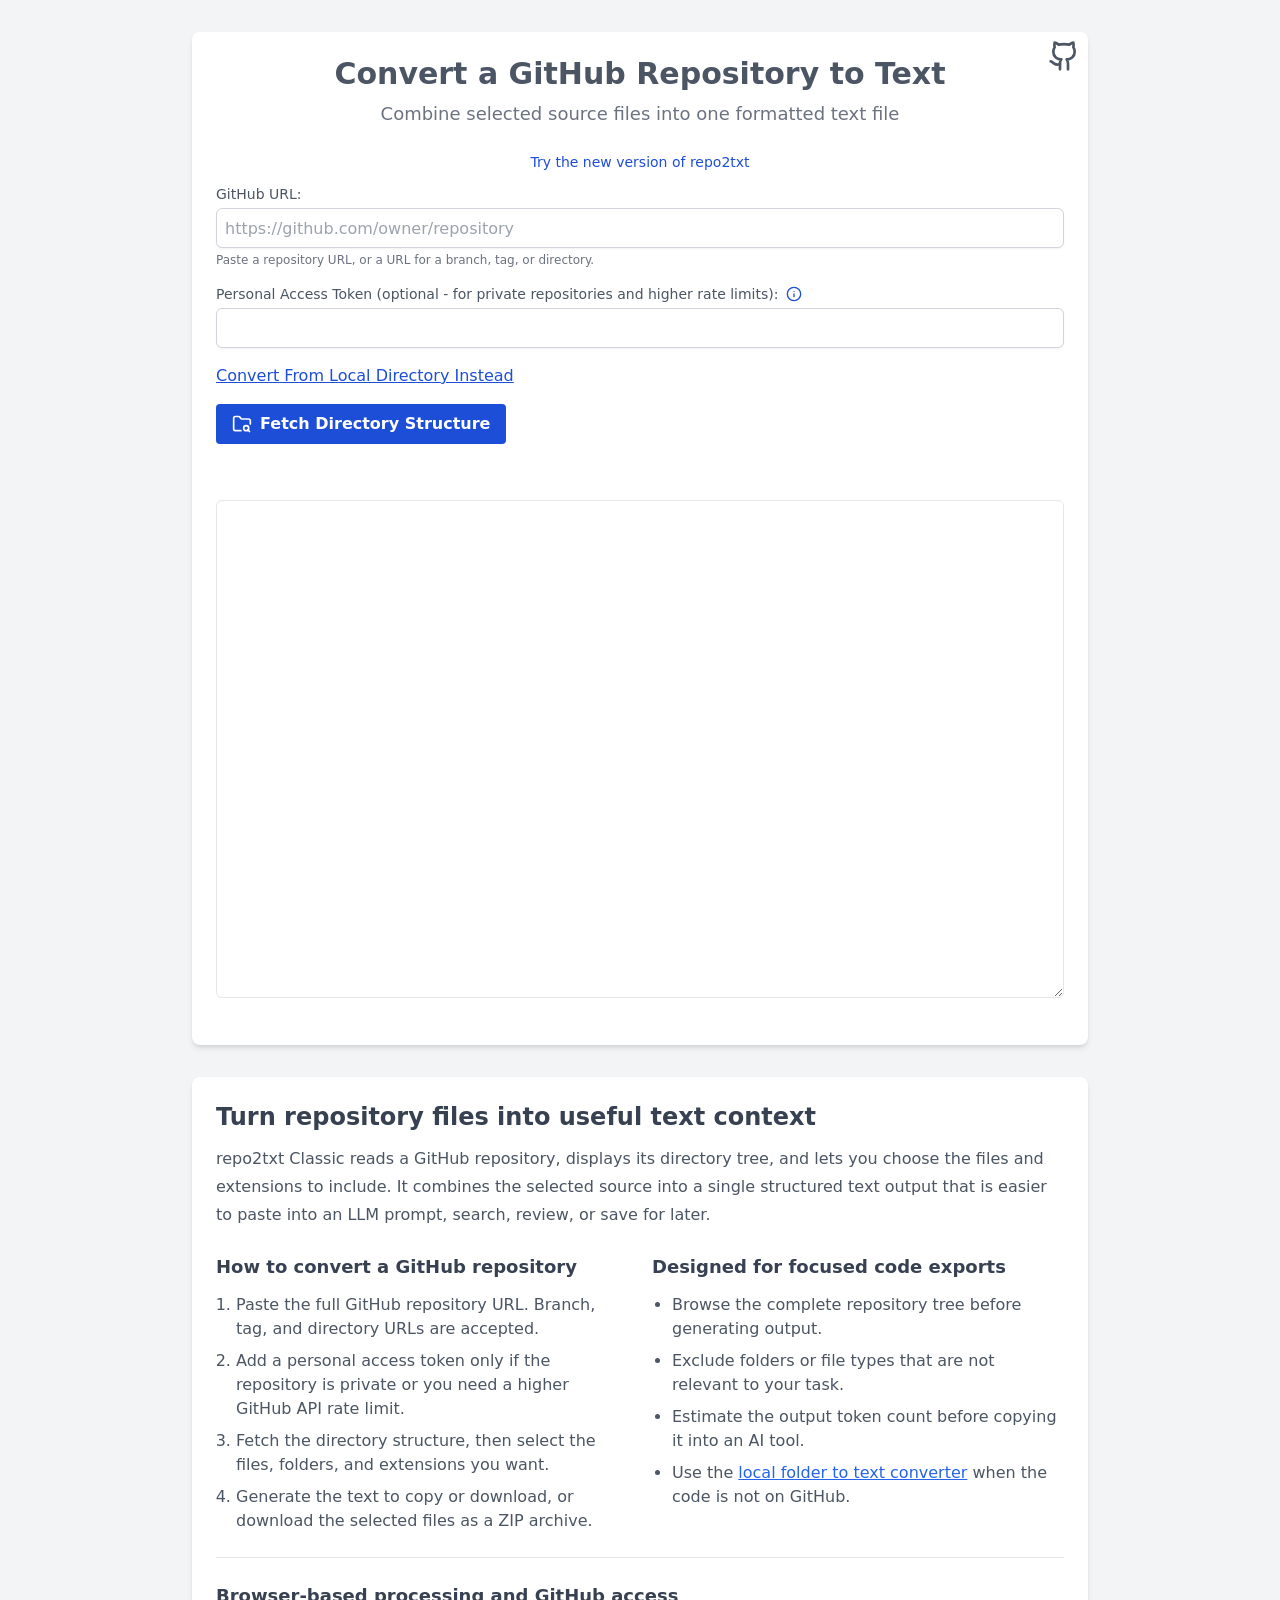
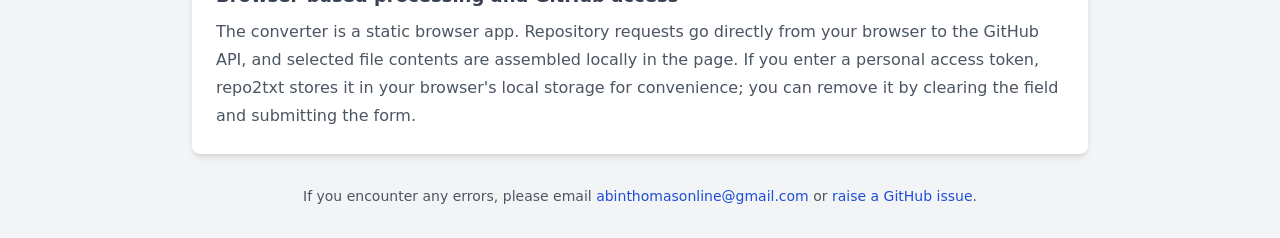
<file: index.html>
<!DOCTYPE html>
<html lang="en">
<head>
    <meta charset="UTF-8">
    <meta name="viewport" content="width=device-width, initial-scale=1.0">
    <title>Convert a GitHub Repository to Text | repo2txt Classic</title>
    <meta name="description" content="Convert a GitHub repository into one formatted text file in your browser. Choose files, filter extensions, then copy or download the output.">
    <meta name="author" content="abinthomasonline">
    <meta name="robots" content="index, follow, max-image-preview:large, max-snippet:-1, max-video-preview:-1">
    <meta name="theme-color" content="#2563eb">
    <link rel="canonical" href="https://repo2txt.simplebasedomain.com/">
    <meta property="og:type" content="website">
    <meta property="og:site_name" content="repo2txt Classic">
    <meta property="og:locale" content="en_US">
    <meta property="og:title" content="Convert a GitHub Repository to Text | repo2txt Classic">
    <meta property="og:description" content="Choose files from a GitHub repository and combine them into one formatted text file for code review, analysis, or LLM context.">
    <meta property="og:url" content="https://repo2txt.simplebasedomain.com/">
    <meta property="og:image" content="https://repo2txt.simplebasedomain.com/assets/social-github.png">
    <meta property="og:image:type" content="image/png">
    <meta property="og:image:width" content="1200">
    <meta property="og:image:height" content="630">
    <meta property="og:image:alt" content="Illustration of repository files flowing into one formatted text document">
    <meta name="twitter:card" content="summary_large_image">
    <meta name="twitter:title" content="Convert a GitHub Repository to Text | repo2txt Classic">
    <meta name="twitter:description" content="Choose repository files and combine them into one formatted text file in your browser.">
    <meta name="twitter:image" content="https://repo2txt.simplebasedomain.com/assets/social-github.png">
    <meta name="twitter:image:alt" content="Illustration of repository files flowing into one formatted text document">
    <link rel="icon" href="/assets/favicon.svg" sizes="any" type="image/svg+xml">
    <link rel="icon" href="/assets/favicon-32x32.png" sizes="32x32" type="image/png">
    <link rel="icon" href="/assets/favicon-16x16.png" sizes="16x16" type="image/png">
    <link rel="shortcut icon" href="/favicon.ico" type="image/x-icon">
    <link rel="apple-touch-icon" href="/assets/apple-touch-icon.png" sizes="180x180">
    <link rel="manifest" href="/site.webmanifest">
    <script type="application/ld+json">
    {
      "@context": "https://schema.org",
      "@type": "WebApplication",
      "@id": "https://repo2txt.simplebasedomain.com/#web-application",
      "name": "repo2txt Classic",
      "alternateName": "GitHub Repository to Text Converter",
      "url": "https://repo2txt.simplebasedomain.com/",
      "description": "Convert a GitHub repository into one formatted text file in your browser.",
      "applicationCategory": "DeveloperApplication",
      "operatingSystem": "Any",
      "browserRequirements": "Requires JavaScript and a modern web browser.",
      "isAccessibleForFree": true,
      "image": "https://repo2txt.simplebasedomain.com/assets/social-github.png",
      "featureList": [
        "Browse a GitHub repository tree",
        "Filter files and extensions",
        "Combine selected source files into formatted text",
        "Estimate output token count",
        "Download selected files as a ZIP archive"
      ],
      "offers": {
        "@type": "Offer",
        "price": "0",
        "priceCurrency": "USD"
      },
      "author": {
        "@type": "Person",
        "name": "Abin Thomas",
        "url": "https://abinthomas.in/"
      }
    }
    </script>
    <link rel="stylesheet" href="/css/tailwind.min.css">
    <script defer src="js/lucide.min.js"></script>
    <!-- Google tag (gtag.js) -->
    <script async src="https://www.googletagmanager.com/gtag/js?id=G-CYF86LN5WM"></script>
    <script>
        window.dataLayer = window.dataLayer || [];
        function gtag(){dataLayer.push(arguments);}
        gtag('js', new Date());

        gtag('config', 'G-CYF86LN5WM');
    </script>
</head>
<body class="bg-gray-100 min-h-screen p-4 md:p-8 text-gray-600">
    <main class="max-w-4xl mx-auto">
    <section aria-labelledby="page-title" class="bg-white rounded-lg shadow-md p-6 relative">
        <a href="https://github.com/abinthomasonline/repo2txt" target="_blank" rel="noopener noreferrer" aria-label="View repo2txt on GitHub (opens in a new tab)" class="absolute top-2 right-2">
            <i data-lucide="github" class="w-8 h-8 text-gray-600 hover:text-gray-800"></i>
        </a>
        <header>
            <h1 id="page-title" class="text-3xl font-bold mb-2 text-center text-gray-600">Convert a GitHub Repository to Text</h1>
            <p class="text-lg text-center text-gray-500 mb-6">Combine selected source files into one formatted text file</p>
            <p class="text-sm text-center text-gray-500 mb-3"><a href="https://abinthomas.in/repo2txt/" target="_blank" rel="noopener noreferrer" class="text-blue-700 hover:text-blue-800">Try the new version of repo2txt</a></p>
        </header>
        <form id="repoForm" class="space-y-4">
            <div>
                <label for="repoUrl" class="block text-sm font-medium text-gray-600">GitHub URL:</label>
                <input type="text" id="repoUrl" name="repoUrl" required placeholder="https://github.com/owner/repository" aria-describedby="repoUrlHelp" class="mt-1 block w-full rounded-md border border-gray-300 shadow-sm focus:border-indigo-300 focus:ring focus:ring-indigo-200 focus:ring-opacity-50 h-10 px-2">
                <p id="repoUrlHelp" class="mt-1 text-xs text-gray-500">Paste a repository URL, or a URL for a branch, tag, or directory.</p>
            </div>
            <div>
                <div class="flex items-center">
                    <label for="accessToken" class="block text-sm font-medium text-gray-600">Personal Access Token (optional - for private repositories and higher rate limits):</label>
                    <button type="button" id="showMoreInfo" aria-label="Show information about GitHub access tokens" aria-controls="tokenInfo" aria-expanded="false" class="ml-2 rounded text-blue-700 hover:text-blue-800 focus-visible:outline-none focus-visible:ring-2 focus-visible:ring-blue-700 focus-visible:ring-offset-2">
                        <i data-lucide="info" class="w-4 h-4"></i>
                    </button>
                </div>
                <div id="tokenInfo" class="hidden mt-2">
                    <p class="text-sm text-gray-500">[This code runs in your browser. Your token will be saved locally for convenience.]</p>
                    <p class="mt-1"><a href="https://github.com/settings/tokens/new?description=repo2file&amp;scopes=repo" target="_blank" rel="noopener noreferrer" class="text-sm text-gray-500 hover:text-gray-700"><i data-lucide="external-link" class="w-5 h-5 inline-block"></i> Get your token</a></p>
                </div>
                <input type="text" id="accessToken" name="accessToken" class="mt-1 block w-full rounded-md border border-gray-300 shadow-sm focus:border-indigo-300 focus:ring focus:ring-indigo-200 focus:ring-opacity-50 h-10 px-2">
            </div>
            <div>
                <a href="/local.html" class="text-blue-700 hover:text-blue-800 underline">
                    Convert From Local Directory Instead
                </a>
            </div>
            <button type="submit" class="bg-blue-700 hover:bg-blue-800 text-white font-bold py-2 px-4 rounded focus-visible:outline-none focus-visible:ring-2 focus-visible:ring-blue-600 focus-visible:ring-offset-2 flex items-center justify-center">
                <i data-lucide="folder-search" class="w-5 h-5 mr-2"></i>
                Fetch Directory Structure
            </button>
        </form>
        <div id="extentionCheckboxes"></div>
        <div id="directoryStructure" class="mt-6"></div>
        <div class="mt-4 flex space-x-4">
            <button id="generateTextButton" class="flex-1 bg-green-700 hover:bg-green-800 text-white font-bold py-2 px-4 rounded focus-visible:outline-none focus-visible:ring-2 focus-visible:ring-green-600 focus-visible:ring-offset-2 hidden flex items-center justify-center">
                <i data-lucide="file-text" class="w-5 h-5 mr-2"></i>
                Generate Text File
            </button>
            <button id="downloadZipButton" class="flex-1 bg-purple-700 hover:bg-purple-800 text-white font-bold py-2 px-4 rounded focus-visible:outline-none focus-visible:ring-2 focus-visible:ring-purple-600 focus-visible:ring-offset-2 hidden flex items-center justify-center">
                <i data-lucide="download" class="w-5 h-5 mr-2"></i>
                Download Zip
            </button>
        </div>
        <div id="tokenCount" class="mt-4 text-sm text-gray-500"></div>
        <label for="outputText" class="sr-only">Generated repository text</label>
        <textarea id="outputText" rows="20" class="mt-4 w-full p-2 border rounded-md font-mono" readonly></textarea>
        <div class="mt-4 flex space-x-4">
            <button id="copyButton" class="flex-1 bg-indigo-700 hover:bg-indigo-800 text-white font-bold py-2 px-4 rounded focus-visible:outline-none focus-visible:ring-2 focus-visible:ring-indigo-600 focus-visible:ring-offset-2 hidden flex items-center justify-center">
                <i data-lucide="copy" class="w-5 h-5 mr-2"></i>
                Copy to Clipboard
            </button>
            <button id="downloadButton" class="flex-1 bg-purple-700 hover:bg-purple-800 text-white font-bold py-2 px-4 rounded focus-visible:outline-none focus-visible:ring-2 focus-visible:ring-purple-600 focus-visible:ring-offset-2 hidden flex items-center justify-center">
                <i data-lucide="download" class="w-5 h-5 mr-2"></i>
                Download Text File
            </button>
        </div>
    </section>

    <section aria-labelledby="about-repo2txt" class="mt-8 bg-white rounded-lg shadow-md p-6">
        <h2 id="about-repo2txt" class="text-2xl font-bold text-gray-700">Turn repository files into useful text context</h2>
        <p class="mt-3 leading-7">repo2txt Classic reads a GitHub repository, displays its directory tree, and lets you choose the files and extensions to include. It combines the selected source into a single structured text output that is easier to paste into an LLM prompt, search, review, or save for later.</p>

        <div class="mt-6 grid grid-cols-1 gap-6 md:grid-cols-2">
            <section aria-labelledby="github-steps">
                <h3 id="github-steps" class="text-lg font-semibold text-gray-700">How to convert a GitHub repository</h3>
                <ol class="mt-3 list-decimal space-y-2 pl-5 leading-6">
                    <li>Paste the full GitHub repository URL. Branch, tag, and directory URLs are accepted.</li>
                    <li>Add a personal access token only if the repository is private or you need a higher GitHub API rate limit.</li>
                    <li>Fetch the directory structure, then select the files, folders, and extensions you want.</li>
                    <li>Generate the text to copy or download, or download the selected files as a ZIP archive.</li>
                </ol>
            </section>

            <section aria-labelledby="github-features">
                <h3 id="github-features" class="text-lg font-semibold text-gray-700">Designed for focused code exports</h3>
                <ul class="mt-3 list-disc space-y-2 pl-5 leading-6">
                    <li>Browse the complete repository tree before generating output.</li>
                    <li>Exclude folders or file types that are not relevant to your task.</li>
                    <li>Estimate the output token count before copying it into an AI tool.</li>
                    <li>Use the <a href="/local.html" class="text-blue-600 underline hover:text-blue-800">local folder to text converter</a> when the code is not on GitHub.</li>
                </ul>
            </section>
        </div>

        <section aria-labelledby="github-privacy" class="mt-6 border-t border-gray-200 pt-6">
            <h3 id="github-privacy" class="text-lg font-semibold text-gray-700">Browser-based processing and GitHub access</h3>
            <p class="mt-2 leading-7">The converter is a static browser app. Repository requests go directly from your browser to the GitHub API, and selected file contents are assembled locally in the page. If you enter a personal access token, repo2txt stores it in your browser's local storage for convenience; you can remove it by clearing the field and submitting the form.</p>
        </section>
    </section>
    </main>
    <footer class="mt-8 text-center text-sm text-gray-600">
        <p>If you encounter any errors, please email <a href="mailto:abinthomasonline@gmail.com" class="text-blue-700 hover:text-blue-800">abinthomasonline@gmail.com</a> or <a href="https://github.com/abinthomasonline/repo2txt/issues" target="_blank" rel="noopener noreferrer" class="text-blue-700 hover:text-blue-800">raise a GitHub issue</a>.</p>
    </footer>
    <script type="module" src="js/index.js"></script>
</body>
</html>
</file>
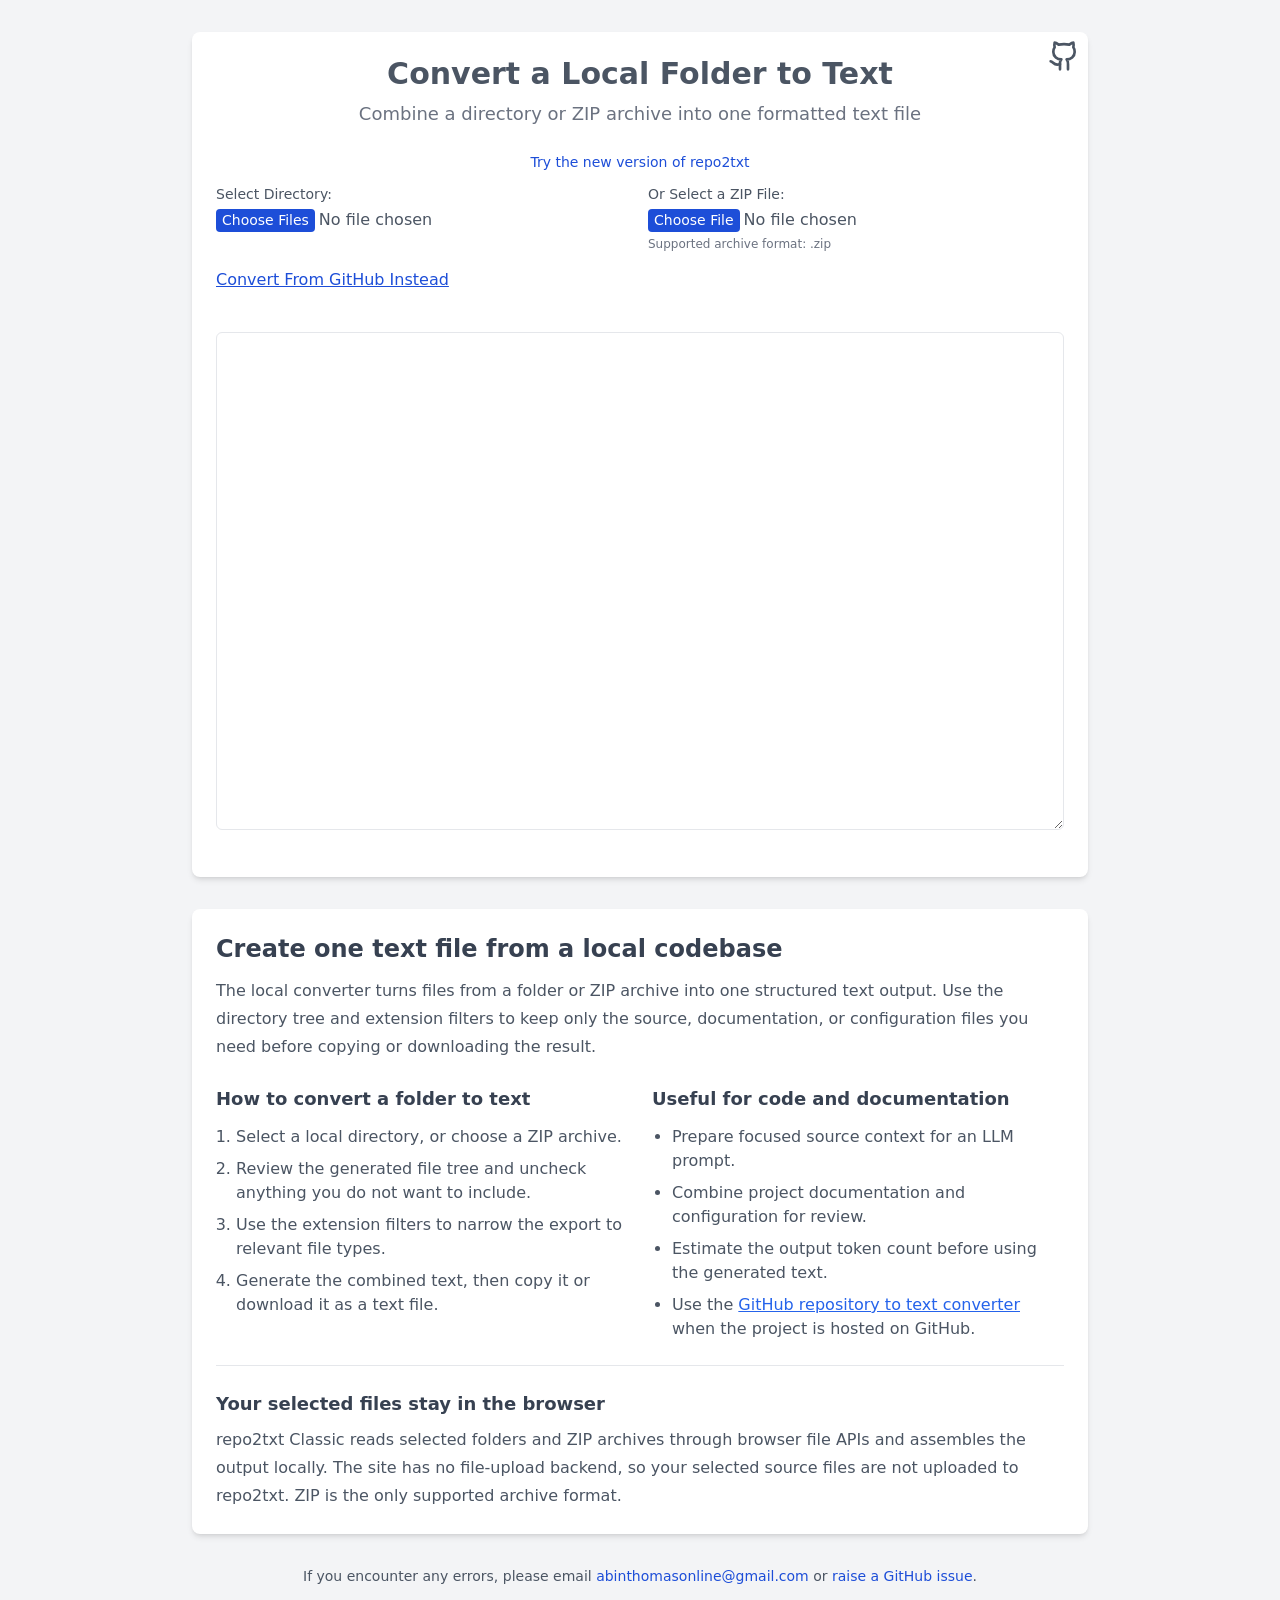
<file: local.html>
<!DOCTYPE html>
<html lang="en">
<head>
    <meta charset="UTF-8">
    <meta name="viewport" content="width=device-width, initial-scale=1.0">
    <title>Convert a Local Folder to Text | repo2txt Classic</title>
    <meta name="description" content="Convert a local folder or ZIP archive into one formatted text file in your browser. Select files, filter extensions, then copy or download the result.">
    <meta name="author" content="abinthomasonline">
    <meta name="robots" content="index, follow, max-image-preview:large, max-snippet:-1, max-video-preview:-1">
    <meta name="theme-color" content="#2563eb">
    <link rel="canonical" href="https://repo2txt.simplebasedomain.com/local.html">
    <meta property="og:type" content="website">
    <meta property="og:site_name" content="repo2txt Classic">
    <meta property="og:locale" content="en_US">
    <meta property="og:title" content="Convert a Local Folder to Text | repo2txt Classic">
    <meta property="og:description" content="Choose files from a local folder or ZIP archive and combine them into one formatted text file in your browser.">
    <meta property="og:url" content="https://repo2txt.simplebasedomain.com/local.html">
    <meta property="og:image" content="https://repo2txt.simplebasedomain.com/assets/social-local.png">
    <meta property="og:image:type" content="image/png">
    <meta property="og:image:width" content="1200">
    <meta property="og:image:height" content="630">
    <meta property="og:image:alt" content="Illustration of a folder and ZIP archive flowing into one formatted text document">
    <meta name="twitter:card" content="summary_large_image">
    <meta name="twitter:title" content="Convert a Local Folder to Text | repo2txt Classic">
    <meta name="twitter:description" content="Choose local files and combine them into one formatted text file in your browser.">
    <meta name="twitter:image" content="https://repo2txt.simplebasedomain.com/assets/social-local.png">
    <meta name="twitter:image:alt" content="Illustration of a folder and ZIP archive flowing into one formatted text document">
    <link rel="icon" href="/assets/favicon.svg" sizes="any" type="image/svg+xml">
    <link rel="icon" href="/assets/favicon-32x32.png" sizes="32x32" type="image/png">
    <link rel="icon" href="/assets/favicon-16x16.png" sizes="16x16" type="image/png">
    <link rel="shortcut icon" href="/favicon.ico" type="image/x-icon">
    <link rel="apple-touch-icon" href="/assets/apple-touch-icon.png" sizes="180x180">
    <link rel="manifest" href="/site.webmanifest">
    <script type="application/ld+json">
    {
      "@context": "https://schema.org",
      "@type": "WebApplication",
      "@id": "https://repo2txt.simplebasedomain.com/local.html#web-application",
      "name": "repo2txt Classic — Local Folder Converter",
      "alternateName": "Local Folder to Text Converter",
      "url": "https://repo2txt.simplebasedomain.com/local.html",
      "description": "Convert a local folder or ZIP archive into one formatted text file in your browser.",
      "applicationCategory": "DeveloperApplication",
      "operatingSystem": "Any",
      "browserRequirements": "Requires JavaScript and a modern web browser with file access support.",
      "isAccessibleForFree": true,
      "image": "https://repo2txt.simplebasedomain.com/assets/social-local.png",
      "featureList": [
        "Read a local folder or ZIP archive in the browser",
        "Filter files and extensions",
        "Combine selected source files into formatted text",
        "Estimate output token count",
        "Copy or download the generated text"
      ],
      "offers": {
        "@type": "Offer",
        "price": "0",
        "priceCurrency": "USD"
      },
      "author": {
        "@type": "Person",
        "name": "Abin Thomas",
        "url": "https://abinthomas.in/"
      }
    }
    </script>
    <link rel="stylesheet" href="/css/tailwind.min.css">
    <script defer src="js/lucide.min.js"></script>
    <!-- Google tag (gtag.js) -->
    <script async src="https://www.googletagmanager.com/gtag/js?id=G-CYF86LN5WM"></script>
    <script>
        window.dataLayer = window.dataLayer || [];
        function gtag(){dataLayer.push(arguments);}
        gtag('js', new Date());

        gtag('config', 'G-CYF86LN5WM');
    </script>
    <style>
        input[type=file]::file-selector-button {
            font-weight: 500;
            font-size: 14px;
            background-color: rgb(29, 78, 216);
            color: rgb(255, 255, 255);
            border: none;
            border-radius: 4px;
            cursor: pointer;
        }
        input[type=file]::file-selector-button:hover {
            background-color: rgb(30, 64, 175);
        }
    </style>
</head>
<body class="bg-gray-100 min-h-screen p-4 md:p-8 text-gray-600">
    <main class="max-w-4xl mx-auto">
    <section aria-labelledby="page-title" class="bg-white rounded-lg shadow-md p-6 relative">
        <a href="https://github.com/abinthomasonline/repo2txt" target="_blank" rel="noopener noreferrer" aria-label="View repo2txt on GitHub (opens in a new tab)" class="absolute top-2 right-2">
            <i data-lucide="github" class="w-8 h-8 text-gray-600 hover:text-gray-800"></i>
        </a>
        <header>
            <h1 id="page-title" class="text-3xl font-bold mb-2 text-center text-gray-600">Convert a Local Folder to Text</h1>
            <p class="text-lg text-center text-gray-500 mb-6">Combine a directory or ZIP archive into one formatted text file</p>
            <p class="text-sm text-center text-gray-500 mb-3"><a href="https://abinthomas.in/repo2txt/" target="_blank" rel="noopener noreferrer" class="text-blue-700 hover:text-blue-800">Try the new version of repo2txt</a></p>
        </header>

        
        <div class="grid grid-cols-1 md:grid-cols-2 gap-4 mb-4">
            <div>
                <label for="directoryPicker" class="block text-sm font-medium text-gray-600">Select Directory:</label>
                <input type="file" id="directoryPicker" webkitdirectory multiple class="mt-1 block w-full">
            </div>
            <div>
                <label for="zipPicker" class="block text-sm font-medium text-gray-600">Or Select a ZIP File:</label>
                <input type="file" id="zipPicker" accept=".zip,application/zip" class="mt-1 block w-full">
                <p class="text-xs text-gray-500 mt-1">Supported archive format: .zip</p>
            </div>
        </div>

        <div>
            <a href="/" class="text-blue-700 hover:text-blue-800 underline">
                Convert From GitHub Instead
            </a>
        </div>

        <div id="extentionCheckboxes" class="mt-4"></div>
        <div id="directoryStructure" class="mt-6"></div>

        <button id="generateTextButton" class="bg-green-700 hover:bg-green-800 text-white font-bold py-2 px-4 rounded focus-visible:outline-none focus-visible:ring-2 focus-visible:ring-green-600 focus-visible:ring-offset-2 hidden flex items-center justify-center">
            <i data-lucide="file-text" class="w-5 h-5 mr-2"></i>
            Generate Text File
        </button>

        <div id="tokenCount" class="mt-4 text-sm text-gray-500"></div>

        <label for="outputText" class="sr-only">Generated local project text</label>
        <textarea id="outputText" rows="20" class="mt-4 w-full p-2 border rounded-md font-mono" readonly></textarea>

        <div class="mt-4 flex space-x-4">
            <button id="copyButton" class="flex-1 bg-indigo-700 hover:bg-indigo-800 text-white font-bold py-2 px-4 rounded focus-visible:outline-none focus-visible:ring-2 focus-visible:ring-indigo-600 focus-visible:ring-offset-2 hidden flex items-center justify-center">
                <i data-lucide="copy" class="w-5 h-5 mr-2"></i>
                Copy to Clipboard
            </button>
            <button id="downloadButton" class="flex-1 bg-purple-700 hover:bg-purple-800 text-white font-bold py-2 px-4 rounded focus-visible:outline-none focus-visible:ring-2 focus-visible:ring-purple-600 focus-visible:ring-offset-2 hidden flex items-center justify-center">
                <i data-lucide="download" class="w-5 h-5 mr-2"></i>
                Download Text File
            </button>
        </div>
    </section>

    <section aria-labelledby="about-local-converter" class="mt-8 bg-white rounded-lg shadow-md p-6">
        <h2 id="about-local-converter" class="text-2xl font-bold text-gray-700">Create one text file from a local codebase</h2>
        <p class="mt-3 leading-7">The local converter turns files from a folder or ZIP archive into one structured text output. Use the directory tree and extension filters to keep only the source, documentation, or configuration files you need before copying or downloading the result.</p>

        <div class="mt-6 grid grid-cols-1 gap-6 md:grid-cols-2">
            <section aria-labelledby="local-steps">
                <h3 id="local-steps" class="text-lg font-semibold text-gray-700">How to convert a folder to text</h3>
                <ol class="mt-3 list-decimal space-y-2 pl-5 leading-6">
                    <li>Select a local directory, or choose a ZIP archive.</li>
                    <li>Review the generated file tree and uncheck anything you do not want to include.</li>
                    <li>Use the extension filters to narrow the export to relevant file types.</li>
                    <li>Generate the combined text, then copy it or download it as a text file.</li>
                </ol>
            </section>

            <section aria-labelledby="local-use-cases">
                <h3 id="local-use-cases" class="text-lg font-semibold text-gray-700">Useful for code and documentation</h3>
                <ul class="mt-3 list-disc space-y-2 pl-5 leading-6">
                    <li>Prepare focused source context for an LLM prompt.</li>
                    <li>Combine project documentation and configuration for review.</li>
                    <li>Estimate the output token count before using the generated text.</li>
                    <li>Use the <a href="/" class="text-blue-600 underline hover:text-blue-800">GitHub repository to text converter</a> when the project is hosted on GitHub.</li>
                </ul>
            </section>
        </div>

        <section aria-labelledby="local-privacy" class="mt-6 border-t border-gray-200 pt-6">
            <h3 id="local-privacy" class="text-lg font-semibold text-gray-700">Your selected files stay in the browser</h3>
            <p class="mt-2 leading-7">repo2txt Classic reads selected folders and ZIP archives through browser file APIs and assembles the output locally. The site has no file-upload backend, so your selected source files are not uploaded to repo2txt. ZIP is the only supported archive format.</p>
        </section>
    </section>
    </main>
    <footer class="mt-8 text-center text-sm text-gray-600">
        <p>If you encounter any errors, please email <a href="mailto:abinthomasonline@gmail.com" class="text-blue-700 hover:text-blue-800">abinthomasonline@gmail.com</a> or <a href="https://github.com/abinthomasonline/repo2txt/issues" target="_blank" rel="noopener noreferrer" class="text-blue-700 hover:text-blue-800">raise a GitHub issue</a>.</p>
    </footer>
    <script type="module" src="js/local.js"></script>
</body>
</html>
</file>
